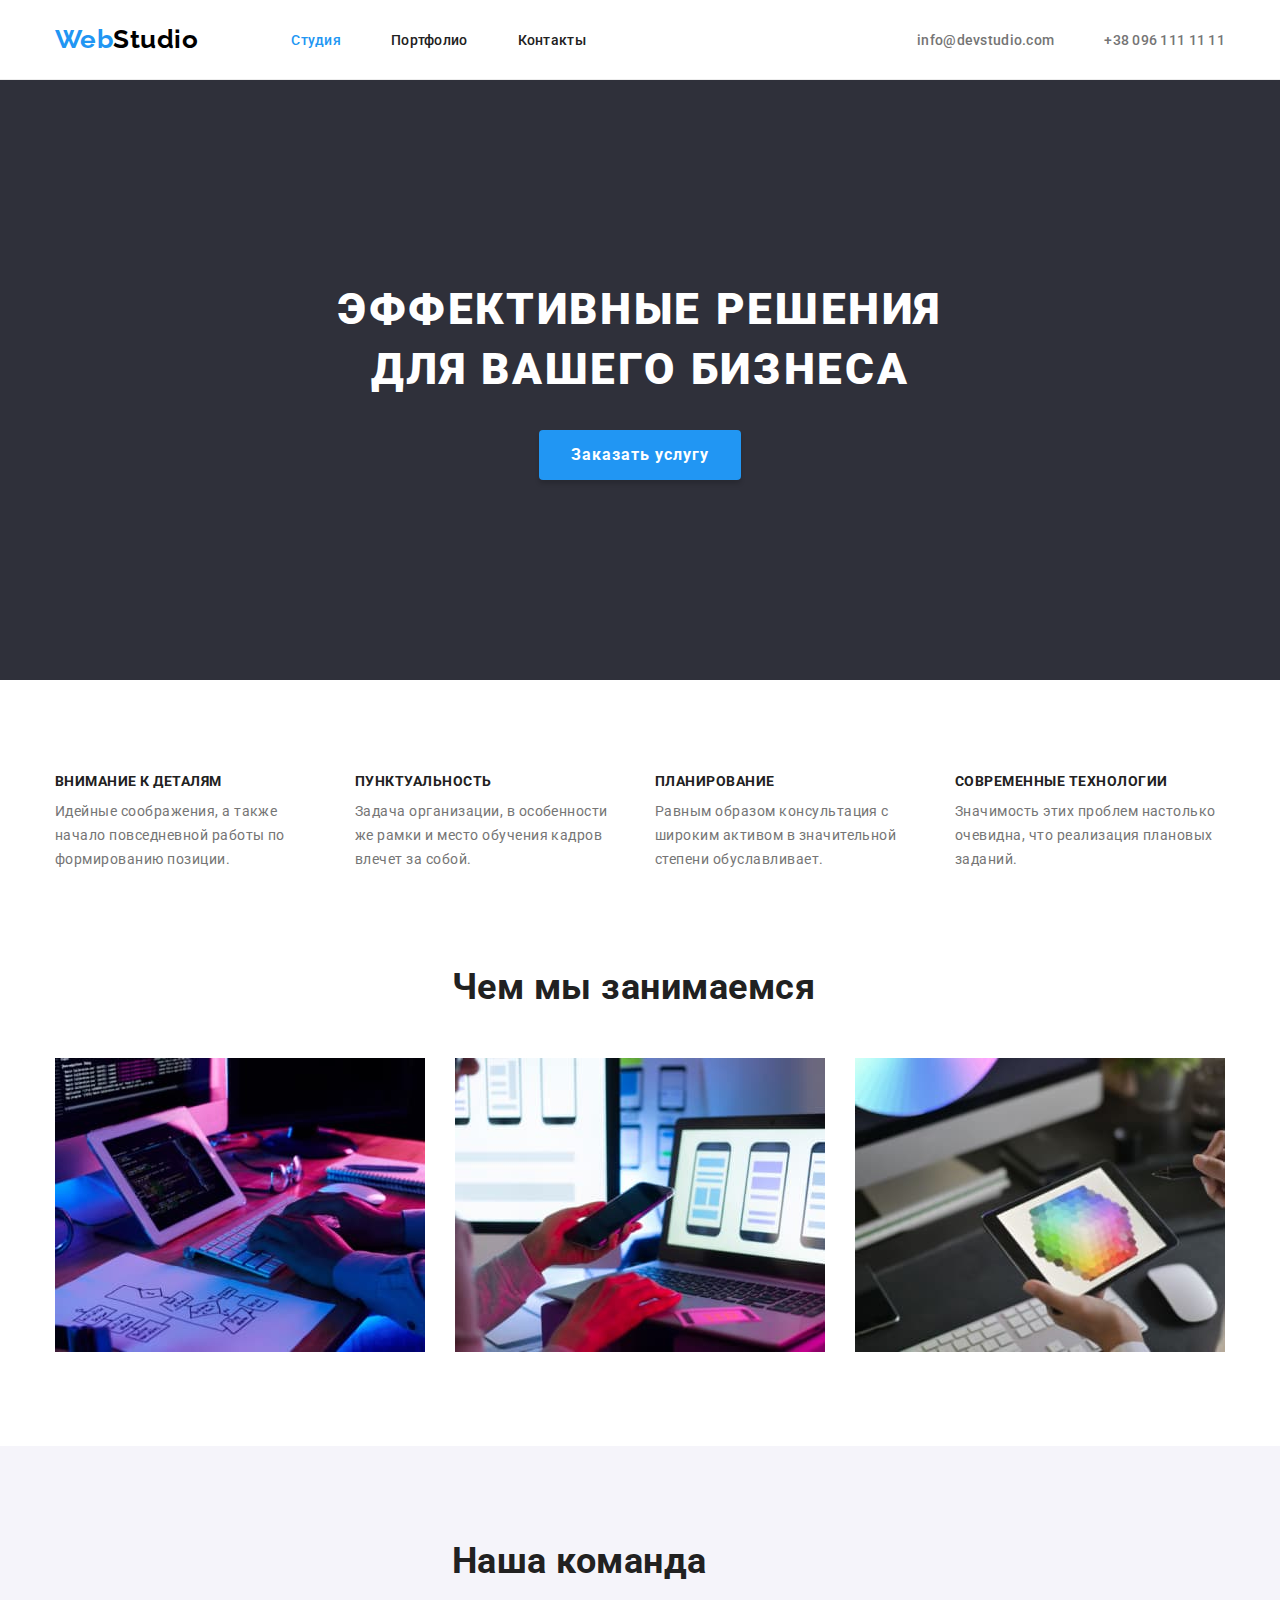
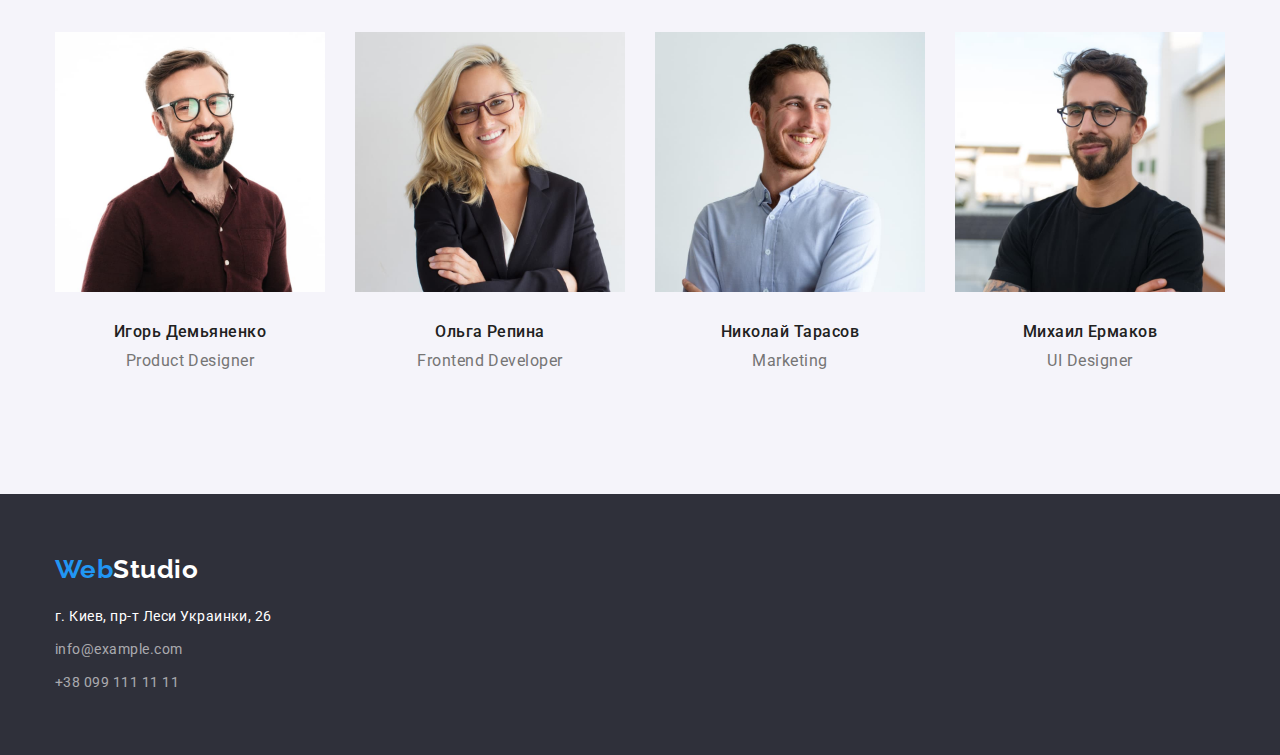
<file: index.html>
<!DOCTYPE html>
<html lang="ru">
<head>
    <meta charset="UTF-8">
    <meta http-equiv="X-UA-Compatible" content="IE=edge">
    <meta name="viewport" content="width=device-width, initial-scale=1.0">
    <title>Главная</title>
    <link rel="preconnect" href="https://fonts.gstatic.com">
    <link href="https://fonts.googleapis.com/css2?family=Raleway:wght@700&family=Roboto:wght@400;500;700;900&display=swap" rel="stylesheet">
    <link rel="stylesheet" href="./css/modern-normalize.css">
    <link rel="stylesheet" href="./css/styles.css">
</head>
<body>
    <!-- Верхняя панель -->   
    <header class="header"> 
        <div class="container">      
            <a href=" " class="header-logo"> <span class="logo-blue">Web</span>Studio</a>
            <nav>
                <ul class="header-nav">
                    <li class="header-nav-list"> <a href="./index.html " class="header-link-current">Студия</a> </li>
                    <li class="header-nav-list"> <a href="./portfolio.html" class="header-link">Портфолио</a> </li>
                    <li class="header-nav-list"> <a href=" " class="header-link">Контакты</a> </li>
                </ul>
            </nav>
                <ul class="header-address">
                    <li class="header-address-list"> <a href="mailto:info@devstudio.com" class="header-address-grey">info@devstudio.com</a> </li>
                    <li class="header-address-list"> <a href="tel:+380961111111" class="header-address-grey">+38 096 111 11 11</a> </li>
                </ul>
        </div>
    </header>   
    <!-- Контент -->
    <main class="studio">
        <!-- Эффективные решения -->
        <section class="studio-hero section">
            <div class="container">
                <h1 class="studio-title">Эффективные решения для вашего бизнеса</h1>
                <button type="button" class="button-orderservice">Заказать услугу</button>
            </div>          
        </section>
        <!-- 4 пункта про нас -->
        <section class="studio-features section">
           <!-- <h2>Наши особенности</h2> -->
            <div class="container">
                <ul class="features-flex">
                    <li class="studio-list">
                        <h3 class="studio-item">Внимание к деталям</h3>
                        <p class="studio-text">Идейные соображения, а также начало повседневной работы по формированию позиции.</p>
                    </li>
                    <li class="studio-list">
                        <h3 class="studio-item">Пунктуальность</h3>
                        <p class="studio-text">Задача организации, в особенности же рамки и место обучения кадров влечет за собой.</p>
                    </li>
                    <li class="studio-list">
                        <h3 class="studio-item">Планирование</h3>
                        <p class="studio-text">Равным образом консультация с широким активом в значительной степени обуславливает.</p>
                    </li>
                    <li class="studio-list">
                        <h3 class="studio-item">Современные технологии</h3>
                        <p class="studio-text">Значимость этих проблем настолько очевидна, что реализация плановых заданий.</p>
                    </li>
                </ul>
            </div>
        </section>
        <!-- Чем мы занимаесмя -->
        <section class="studio-solutions section">
            <div class="container">
                <h2 class="studio-subtitle">Чем мы занимаемся</h2>
                    <ul class="solution-flex">
                        <li class="studio-image">
                            <img src="./images/doing1.jpg" alt="фото решений для ПК" width="370" />
                        </li>
                        <li class="studio-image">
                            <img src="./images/doing2.jpg" alt="фото решений для мобильных телефонов" width="370" />
                        </li>
                        <li class="studio-image">
                            <img src="./images/doing3.jpg" alt="фото решений для планшетов" width="370" />
                        </li>
                    </ul>
            </div>
        </section>
        <!-- Наша команда-->
        <section class="studio-team section">
            <div class="container">
                <h2 class="studio-subtitle size">Наша команда</h2>
                    <ul class="team-flex">
                        <li class="team-photocard">
                            <img src="./images/igor.jpg" alt="фото Игорь Демьяненко" width="270" /> 
                                <div class="team-text">
                                    <h3 class="team">Игорь Демьяненко</h3>
                                    <p class="team-position">Product Designer</p>
                                </div>
                        </li>
                        <li class="team-photocard">
                            <img src="./images/olga.jpg" alt="фото Ольга Репина" width="270" /> 
                                <div class="team-text">
                                    <h3 class="team">Ольга Репина</h3>
                                    <p class="team-position">Frontend Developer</p>
                                </div>
                        </li>
                        <li class="team-photocard">
                            <img src="./images/nicholas.jpg" alt="фото Николай Тарасов" width="270" /> 
                                <div class="team-text">       
                                    <h3 class="team">Николай Тарасов</h3>
                                    <p class="team-position">Marketing</p>
                                </div> 
                        </li>
                        <li class="team-photocard">
                            <img src="./images/michail.jpg" alt="фото Михаил Ермаков" width="270" /> 
                                <div class="team-text">
                                    <h3 class="team">Михаил Ермаков</h3>
                                    <p class="team-position">UI Designer</p>
                                </div> 
                        </li>
                    </ul>
            </div>
        </section>
    </main>
    <!-- Нижняя панель -->
    <footer class="footer">
        <div class="container">
            <a href=" " class="footer-logo"><span class="logo-blue">Web</span>Studio</a>
            <address>
                <ul class="footer-address">
                    <li class="footer-list">г. Киев, пр-т Леси Украинки, 26</li>
                    <li class="footer-list"> <a href="mailto:info@example.com" class="footer-address-white">info@example.com</a> </li>
                    <li class="footer-list"> <a href="tel:+380991111111" class="footer-address-white">+38 099 111 11 11</a> </li>
                </ul>
            </address>
        </div>
    </footer>   
</body>
</html>
</file>
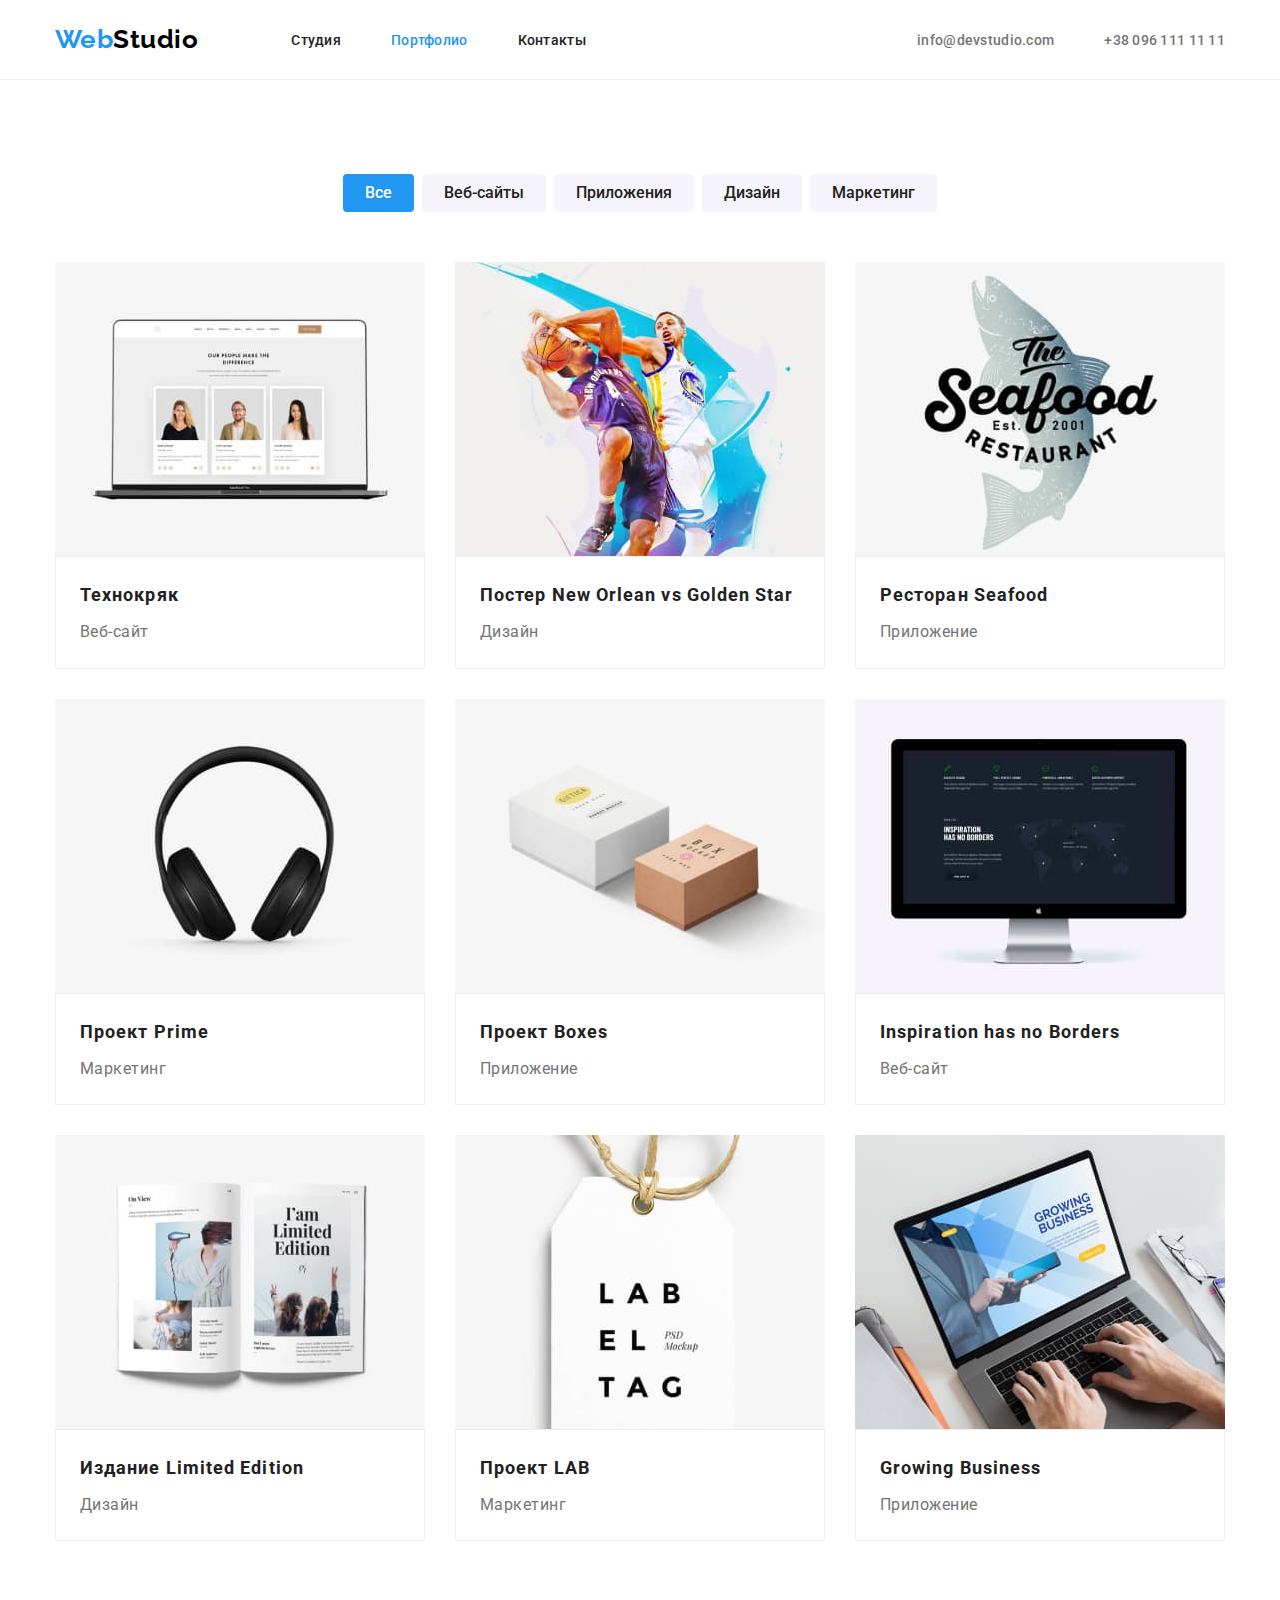
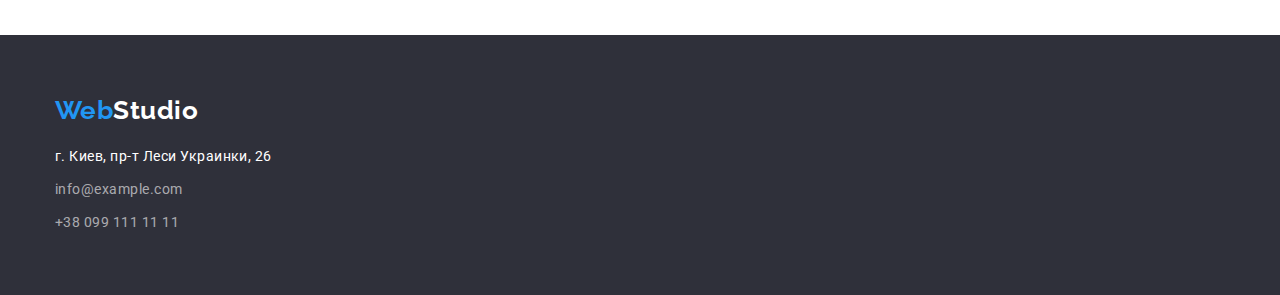
<file: portfolio.html>
<!DOCTYPE html>
<html lang="ru">
<head>
    <meta charset="UTF-8">
    <meta http-equiv="X-UA-Compatible" content="IE=edge">
    <meta name="viewport" content="width=device-width, initial-scale=1.0">
    <title>Портфолио</title>
    <link rel="preconnect" href="https://fonts.gstatic.com">
    <link href="https://fonts.googleapis.com/css2?family=Raleway:wght@700&family=Roboto:wght@400;500;700;900&display=swap" rel="stylesheet">    
    <link rel="stylesheet" href="./css/modern-normalize.css">
    <link rel="stylesheet" href="./css/styles.css">
</head>
<body>
    <!-- Верхняя панель -->
    <header class="header"> 
        <div class="container">      
            <a href=" " class="header-logo"> <span class="logo-blue">Web</span>Studio</a>
            <nav>
                <ul class="header-nav">
                    <li class="header-nav-list"> <a href="./index.html " class="header-link">Студия</a> </li>
                    <li class="header-nav-list"> <a href="./portfolio.html" class="header-link-current">Портфолио</a> </li>
                    <li class="header-nav-list"> <a href=" " class="header-link">Контакты</a> </li>
                </ul>
            </nav>
                <ul class="header-address">
                    <li class="header-address-list"> <a href="mailto:info@devstudio.com" class="header-address-grey">info@devstudio.com</a> </li>
                    <li class="header-address-list"> <a href="tel:+380961111111" class="header-address-grey">+38 096 111 11 11</a> </li>
                </ul>
        </div>
    </header>  
    <!-- Контент -->
    <main class="portfolio">
    <!-- <h1>Портфолио</h1>-->
        <section class="portfolio-works section"> <!-- Кнопки на примеры работ-->
           <div class="container">
                <ul class="porfolio-nav">
                    <li> <button type="button" class="button-portfolio-current">Все</button>
                    <li> <button type="button" class="button-portfolio">Веб-сайты</button> 
                    <li> <button type="button" class="button-portfolio">Приложения</button> 
                    <li> <button type="button" class="button-portfolio">Дизайн</button>  
                    <li> <button type="button" class="button-portfolio">Маркетинг</button>          
                </ul>
           </div>
          <!-- <h2>Примеры работ</h2> -->
           <div class="container">
                <ul class="portfolio-project">
                    <li class="porfolio-card">
                        <img src="./images/portfolio/technokryak.jpg" alt="фото Технокряк" width="370" /> 
                        <div class="portfolio-text">
                            <h3 class="portfolio-item">Технокряк</h3>
                            <p class="portfolio-form">Веб-сайт</p>
                        </div>
                    </li>
                    <li class="porfolio-card">
                        <img src="./images/portfolio/star.jpg" alt="фото Постер New Orlean vs Golden Star" width="370" /> 
                        <div class="portfolio-text">
                            <h3 class="portfolio-item">Постер New Orlean vs Golden Star</h3>
                            <p class="portfolio-form">Дизайн</p>
                        </div>
                    </li>
                    <li class="porfolio-card">
                        <img src="./images/portfolio/seafood.jpg" alt="фото Ресторан Seafood" width="370" /> 
                        <div class="portfolio-text">
                            <h3 class="portfolio-item">Ресторан Seafood</h3>
                            <p class="portfolio-form">Приложение</p>
                        </div>
                    </li>
                    <li class="porfolio-card">
                        <img src="./images/portfolio/prime.jpg" alt="фото Проект Prime" width="370" /> 
                        <div class="portfolio-text">
                            <h3 class="portfolio-item">Проект Prime</h3>
                            <p class="portfolio-form">Маркетинг</p>
                        </div>
                    </li>
                    <li class="porfolio-card">
                        <img src="./images/portfolio/boxes.jpg" alt="фото Проект Boxes" width="370" /> 
                        <div class="portfolio-text">
                            <h3 class="portfolio-item">Проект Boxes</h3>
                            <p class="portfolio-form">Приложение</p>
                        </div>
                    </li>
                    <li class="porfolio-card">
                        <img src="./images/portfolio/borders.jpg" alt="фото Inspiration has no Borders" width="370" /> 
                        <div class="portfolio-text">
                            <h3 class="portfolio-item">Inspiration has no Borders</h3>
                            <p class="portfolio-form">Веб-сайт</p>
                        </div>
                    </li>
                    <li class="porfolio-card">
                        <img src="./images/portfolio/edition.jpg" alt="фото Издание Limited Edition" width="370" /> 
                        <div class="portfolio-text">
                            <h3 class="portfolio-item">Издание Limited Edition</h3>
                            <p class="portfolio-form">Дизайн</p>
                        </div> 
                    </li>
                    <li class="porfolio-card">
                        <img src="./images/portfolio/lab.jpg" alt="фото Проект LAB" width="370" /> 
                        <div class="portfolio-text">
                            <h3 class="portfolio-item">Проект LAB</h3>
                            <p class="portfolio-form">Маркетинг</p>
                        </div>
                    </li>
                    <li class="porfolio-card">
                        <img src="./images/portfolio/business.jpg" alt="фото Growing Business" width="370" /> 
                        <div class="portfolio-text">
                            <h3 class="portfolio-item">Growing Business</h3>
                            <p class="portfolio-form">Приложение</p>
                        </div>
                    </li>
                </ul>
           </div>
        </section>
    </main>
     <!-- Нижняя панель -->
     <footer class="footer">
        <div class="container">
            <a href=" " class="footer-logo"><span class="logo-blue">Web</span>Studio</a>
            <address>
                <ul class="footer-address">
                    <li class="footer-list">г. Киев, пр-т Леси Украинки, 26</li>
                    <li class="footer-list"> <a href="mailto:info@example.com" class="footer-address-white">info@example.com</a> </li>
                    <li class="footer-list"> <a href="tel:+380991111111" class="footer-address-white">+38 099 111 11 11</a> </li>
                </ul>
            </address>
        </div>
    </footer>       
</body>
</html>
</file>
<file: css/styles.css>
/* Переменные */
:root {
    --black-color-text: #212121;
    --black-color: #000000;
    --white-color: #FFFFFF;
    --blue-color-text: #2196F3;
    --grey-color-text: #757575;
    --black-background-color: #2F303A;
    --grey-background-color: #F5F4FA;
    --main-font: 'Roboto', sans-serif;
    --accent-font: 'Raleway', sans-serif;
}

/* Общие стили */
body {
    font-family: var(--main-font);
    color: var(--black-color-text);
    background-color: var(--white-color);
    letter-spacing: 0.03em;
    margin: 0;
}
ul {
    list-style: none;
    margin-top: 0;
    margin-bottom: 0;
    padding: 0;
}
h1,
h2,
h3,
h4,
h5,
h6,
p {
  margin: 0;
}
img {
    display: block;
    max-width: 100%;
    height: auto;
}
.container {
    width: 1200px;
    margin: 0 auto;
    padding: 0 15px;
}
.section {
    padding-top: 94px;
    padding-bottom: 94px;
}


/* Стили верхней панели */
.header {
    border-bottom: 1px solid #ECECEC;
}
.header .container{
    display: flex;
    align-items: center;
}
.header-logo {
    display: inline-block;
    margin-right: 93px;
    text-decoration: none;
    font-family: var(--accent-font);
    font-weight: 700;
    font-size: 26px;
    line-height: 1.17;
    color: var(--black-color);
}
.header-nav,
.header-address {
    display: flex;
    font-weight: 500;
    font-size: 14px;
    line-height: 1.17;
}
.header-nav .header-nav-list:not(:last-child),
.header-address .header-address-list:not(:last-child) {
    margin-right: 50px;
}

.header-address {
    margin-left: auto;
}
.header-link,
.header-link-current,
.header-address-grey {
    display: block;
    padding-top: 32px;
    padding-bottom: 31px;
    text-decoration: none;
    letter-spacing: 0.02em;
    font-family: inherit;
    color: inherit;  
}
.header-address-grey {
    color: var(--grey-color-text);
}
.logo-blue,
.header-link:hover,
.header-link:focus,
.header-address-grey:hover,
.header-address-grey:focus,
.header .header-link-current {
    color: var(--blue-color-text);
}

/*  Стили контента */

/* Кнопки - pointer, шрифт и цвет*/
.button-orderservice {
    display: inline-block;
    padding: 10px 32px;
    box-shadow: 0px 4px 4px rgba(0, 0, 0, 0.15);
    border-radius: 4px;
    min-width: 200px;
    text-align: center;
    border: none;
    cursor: pointer;
    font-family: inherit;
    font-weight: 700;
    font-size: 16px;
    line-height: 1.88;
    letter-spacing: 0.06em; 
    color: var(--white-color);
    background-color: var( --blue-color-text);
}
.button-orderservice:hover,
.button-orderservice:focus {
    color: var(--white-color);
    background-color: #188CE8;
}
.button-portfolio-current,
.button-portfolio {
    display: inline-block;
    text-align: center;
    padding: 6px 22px;
    border-radius: 4px;
    border: none;
    cursor: pointer;
    font-family: inherit;
    font-weight: 500;
    font-size: 16px;
    line-height: 1.63;
    color: var(--black-color-text);
    background-color: var(--grey-background-color);
}
.button-portfolio-current,
.button-portfolio:hover,
.button-portfolio:focus {
    color: var(--white-color);
    background-color: var( --blue-color-text);
}
/* Стили основного контента Студия*/
.studio-hero {
    padding-top: 200px;
    padding-bottom: 200px;
    text-align: center;
    background-color: var(--black-background-color);
}
.studio-title {
    margin: 0px auto 30px;
    width: 696px;
    font-weight: 900;
    font-size: 44px;
    line-height: 1.36;
    letter-spacing: 0.06em;
    color: var(--white-color);
    text-transform: uppercase;
}
.features-flex {
    display: flex;
}
.studio-list{
    width: 270px;
}
.studio-list:not(:last-child) {
    margin-right: 30px;
}
.studio-item {
    margin-bottom: 10px;
    font-weight: 700;
    font-size: 14px;
    line-height: 1.14;
    text-transform: uppercase;
}
.studio-text {
    font-size: 14px;
    line-height: 1.714;
    color: var(--grey-color-text)
}
.studio-solutions {
    padding-top: 0;
}
.studio-subtitle {
    margin: 0px auto 50px;
    width: 376px;
    font-weight: 700;
    font-size: 36px;
    line-height: 1.17;
}
.solution-flex {
    display: flex;
}
.studio-subtitle .size {
    width: 264px;
}
.studio-image:not(:last-child) {
    margin-right: 30px;
}
.studio-team {
    background-color: var(--grey-background-color);
}
.team-flex {
    display: flex;
}
.team-photocard {
    box-shadow: 4px
    rgba(0, 0, 0, 0.25);
}
.team-photocard:not(:last-child) {
    margin-right: 30px;
}
.team-text {
    text-align: center;
    padding-top: 30px;
    padding-bottom: 30px;
}
.team {
    margin-bottom: 10px;
    font-weight: 500;
    font-size: 16px;
    line-height: 1.19;
}
.team-position {
    font-size: 16px;
    line-height: 1.19;
    color: var(--grey-color-text)
}

/* Стили основного контента Портфолио*/
.porfolio-nav {
    display: flex;
    justify-content: center;
    margin-bottom: 50px;
}
.porfolio-nav > li:not(:last-child) {
    margin-right: 8px;
}
.portfolio-project {
    display: flex;
    flex-wrap: wrap;
}
.portfolio-project > .porfolio-card:not(:nth-child(3n)) {
    margin-right: 30px;
}
.portfolio-project > .porfolio-card:not(:nth-last-child(-n + 3)) {
    margin-bottom: 30px;
}
.portfolio-text {
    padding: 20px 24px;
    border: 1px solid rgba(238, 238, 238, 1);
}
.portfolio-item {
    margin-bottom: 4px;
    font-weight: 700;
    font-size: 18px;
    line-height: 2;
    letter-spacing: 0.06em;
}
.portfolio-form {
    font-size: 16px;
    line-height: 1.88;
    color: var(--grey-color-text);
}

/* Стили нижней панели */
.footer-logo {
    display: inline-block;
    margin-bottom: 20px;
    text-decoration: none;
    font-family: var(--accent-font);
    font-weight: bold;
    font-size: 26px;
    line-height: 1.17;
    color: var(--white-color);
}
.footer {
    margin-left: 0;
    padding-top: 60px;
    padding-bottom: 60px;
    font-size: 14px;
    line-height: 1.71;
    color: var(--white-color);
    background-color: var(--black-background-color);
}
.footer-address-white {
    text-decoration: none;
    font-family: inherit;
    color: inherit;  
}   
.footer-address {
    display: block;
    font-style: normal;
    width: 231px;
}
.footer-address .footer-list:not(:last-child) {
    margin-bottom: 9px;
}
.footer .footer-address-white {
    color: rgba(255, 255, 255, 0.6);
}
.footer-address-white:hover,
.footer-address-white:focus {
    color: var(--blue-color-text);
}
</file>
